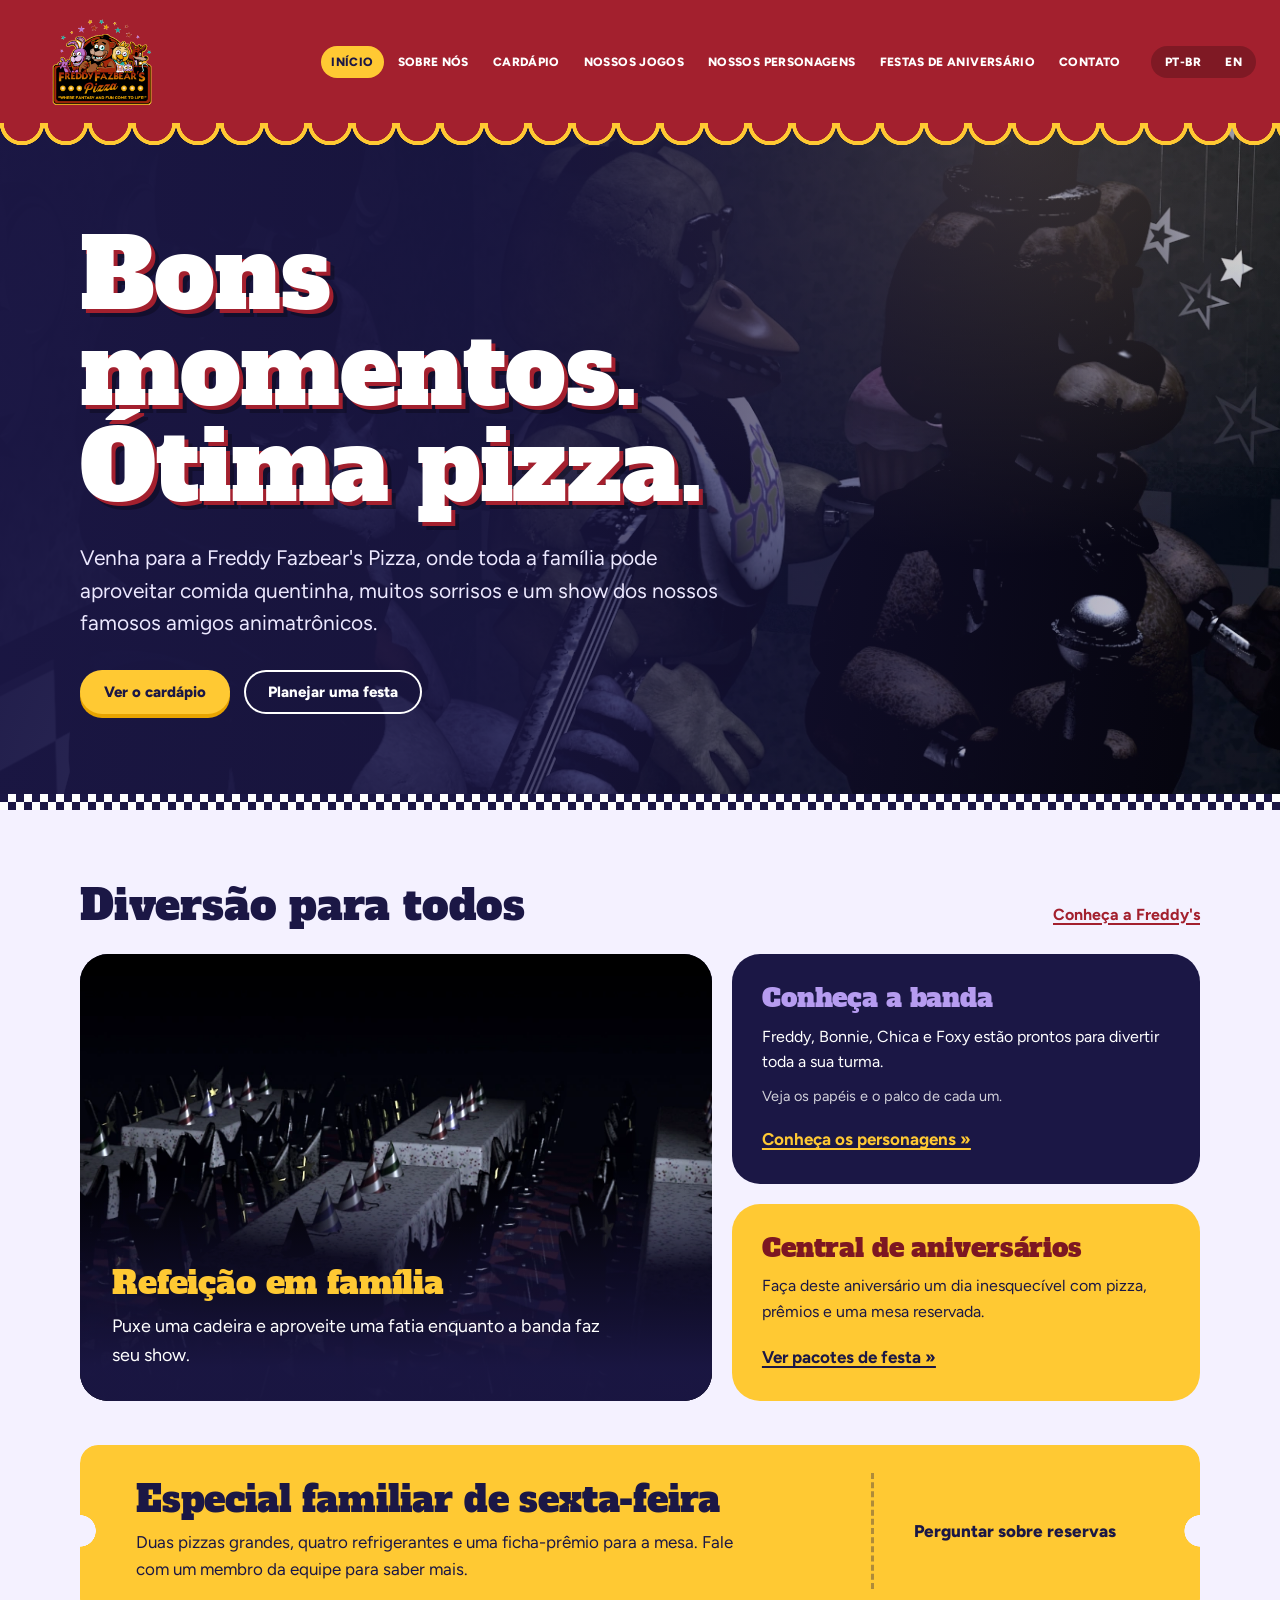
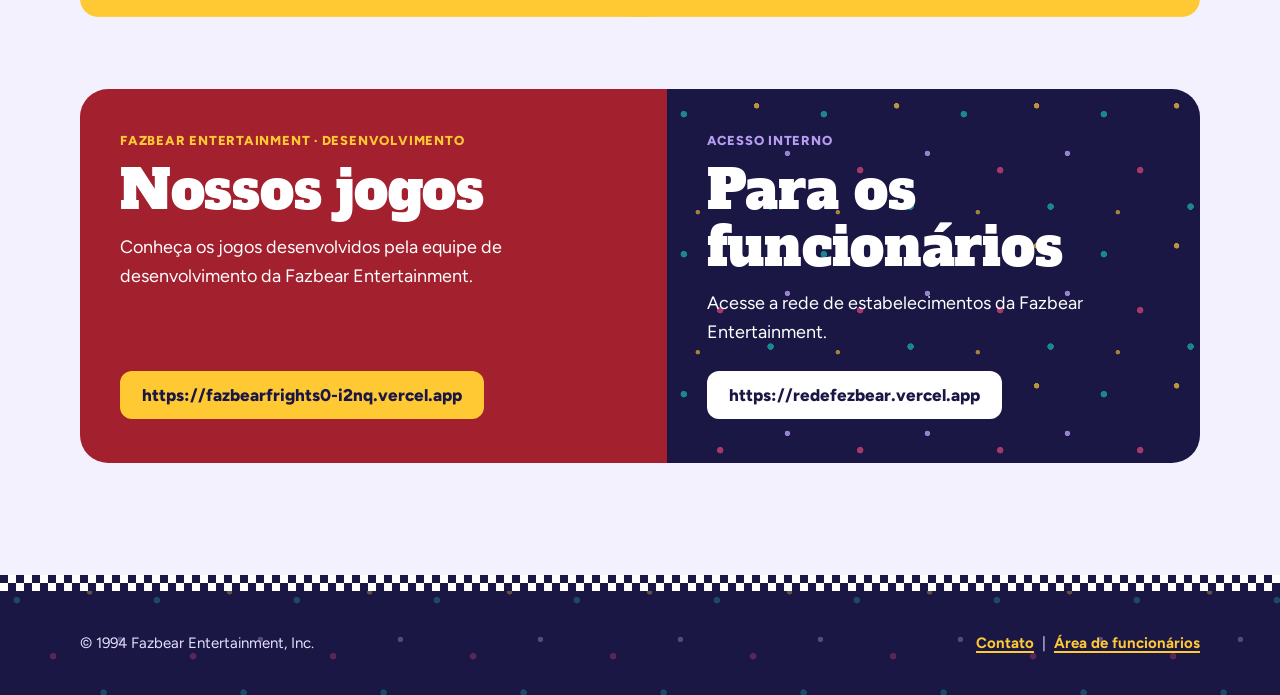
<file: index.html>
<!doctype html><html lang="pt-BR"><head><meta charset="utf-8"><meta name="viewport" content="width=device-width,initial-scale=1"><meta name="description" content="Freddy Fazbear's Pizza — entretenimento e diversão para toda a família."><title>Freddy Fazbear's Pizza | Início</title><link rel="preconnect" href="https://fonts.googleapis.com"><link rel="preconnect" href="https://fonts.gstatic.com" crossorigin><link rel="stylesheet" href="https://fonts.googleapis.com/css2?family=Alfa+Slab+One&family=Figtree:wght@400;600;700;800&display=swap"><link rel="stylesheet" href="css/style.css"></head><body><div class="site-shell"><header class="site-header"><a class="brand" href="index.html"><img class="brand-logo" src="assets/images/navbar-logo.png" alt="Logotipo da Freddy Fazbear's Pizza"></a><button class="menu-toggle" type="button" aria-label="Abrir menu" aria-expanded="false" aria-controls="main-nav"><span class="menu-icon" aria-hidden="true">☰</span><span class="menu-label">MENU</span></button><nav class="main-nav" id="main-nav"><ul><li><a aria-current="page" href="index.html">INÍCIO</a></li><li><a href="about.html">SOBRE NÓS</a></li><li><a href="menu.html">CARDÁPIO</a></li><li><a href="index.html#games">NOSSOS JOGOS</a></li><li><a href="characters.html">NOSSOS PERSONAGENS</a></li><li><a href="parties.html">FESTAS DE ANIVERSÁRIO</a></li><li><a href="contact.html">CONTATO</a></li></ul></nav></header><main class="content"><section class="hero"><div class="hero-copy"><h1>Bons momentos.<br>Ótima pizza.</h1><p>Venha para a Freddy Fazbear's Pizza, onde toda a família pode aproveitar comida quentinha, muitos sorrisos e um show dos nossos famosos amigos animatrônicos.</p><div class="button-row"><a class="button" href="menu.html">Ver o cardápio</a><a class="button alt" href="parties.html">Planejar uma festa</a></div></div><div class="hero-art" role="img" aria-label="The Freddy Fazbear's Pizza show stage"></div></section><div class="section-heading"><h2>Diversão para todos</h2><a href="about.html">Conheça a Freddy's</a></div><section class="band"><article class="panel photo-panel"><img src="assets/images/dining-room.png" alt="Dining area inside Freddy Fazbear's Pizza"><div><h3>Refeição em família</h3><p>Puxe uma cadeira e aproveite uma fatia enquanto a banda faz seu show.</p></div></article><article class="panel"><h3>Conheça a banda</h3><p>Freddy, Bonnie, Chica e Foxy estão prontos para divertir toda a sua turma.</p><p class="small">Veja os papéis e o palco de cada um.</p><a href="characters.html">Conheça os personagens &raquo;</a></article><article class="panel"><h3>Central de aniversários</h3><p>Faça deste aniversário um dia inesquecível com pizza, prêmios e uma mesa reservada.</p><a href="parties.html">Ver pacotes de festa &raquo;</a></article></section><section class="callout"><h2>Especial familiar de sexta-feira</h2><p>Duas pizzas grandes, quatro refrigerantes e uma ficha-prêmio para a mesa. Fale com um membro da equipe para saber mais.</p><a class="button" href="contact.html">Perguntar sobre reservas</a></section><section class="games-section" id="games"><div class="games-block"><div class="eyebrow">FAZBEAR ENTERTAINMENT · DESENVOLVIMENTO</div><h2>Nossos jogos</h2><p>Conheça os jogos desenvolvidos pela equipe de desenvolvimento da Fazbear Entertainment.</p><a class="games-link" href="https://fazbearfrights0-i2nq.vercel.app" target="_blank" rel="noopener">https://fazbearfrights0-i2nq.vercel.app</a></div><div class="staff-block"><div class="eyebrow">ACESSO INTERNO</div><h2>Para os funcionários</h2><p>Acesse a rede de estabelecimentos da Fazbear Entertainment.</p><a class="staff-link" href="https://redefezbear.vercel.app" target="_blank" rel="noopener">https://redefezbear.vercel.app</a></div></section></main><footer class="footer"><p>© 1994 Fazbear Entertainment, Inc.</p><p><a href="contact.html">Contato</a> &nbsp;|&nbsp; <a href="https://redefezbear.vercel.app" target="_blank" rel="noopener">Área de funcionários</a></p></footer></div><script src="js/main.js"></script><script src="js/language.js"></script></body></html>
</file>
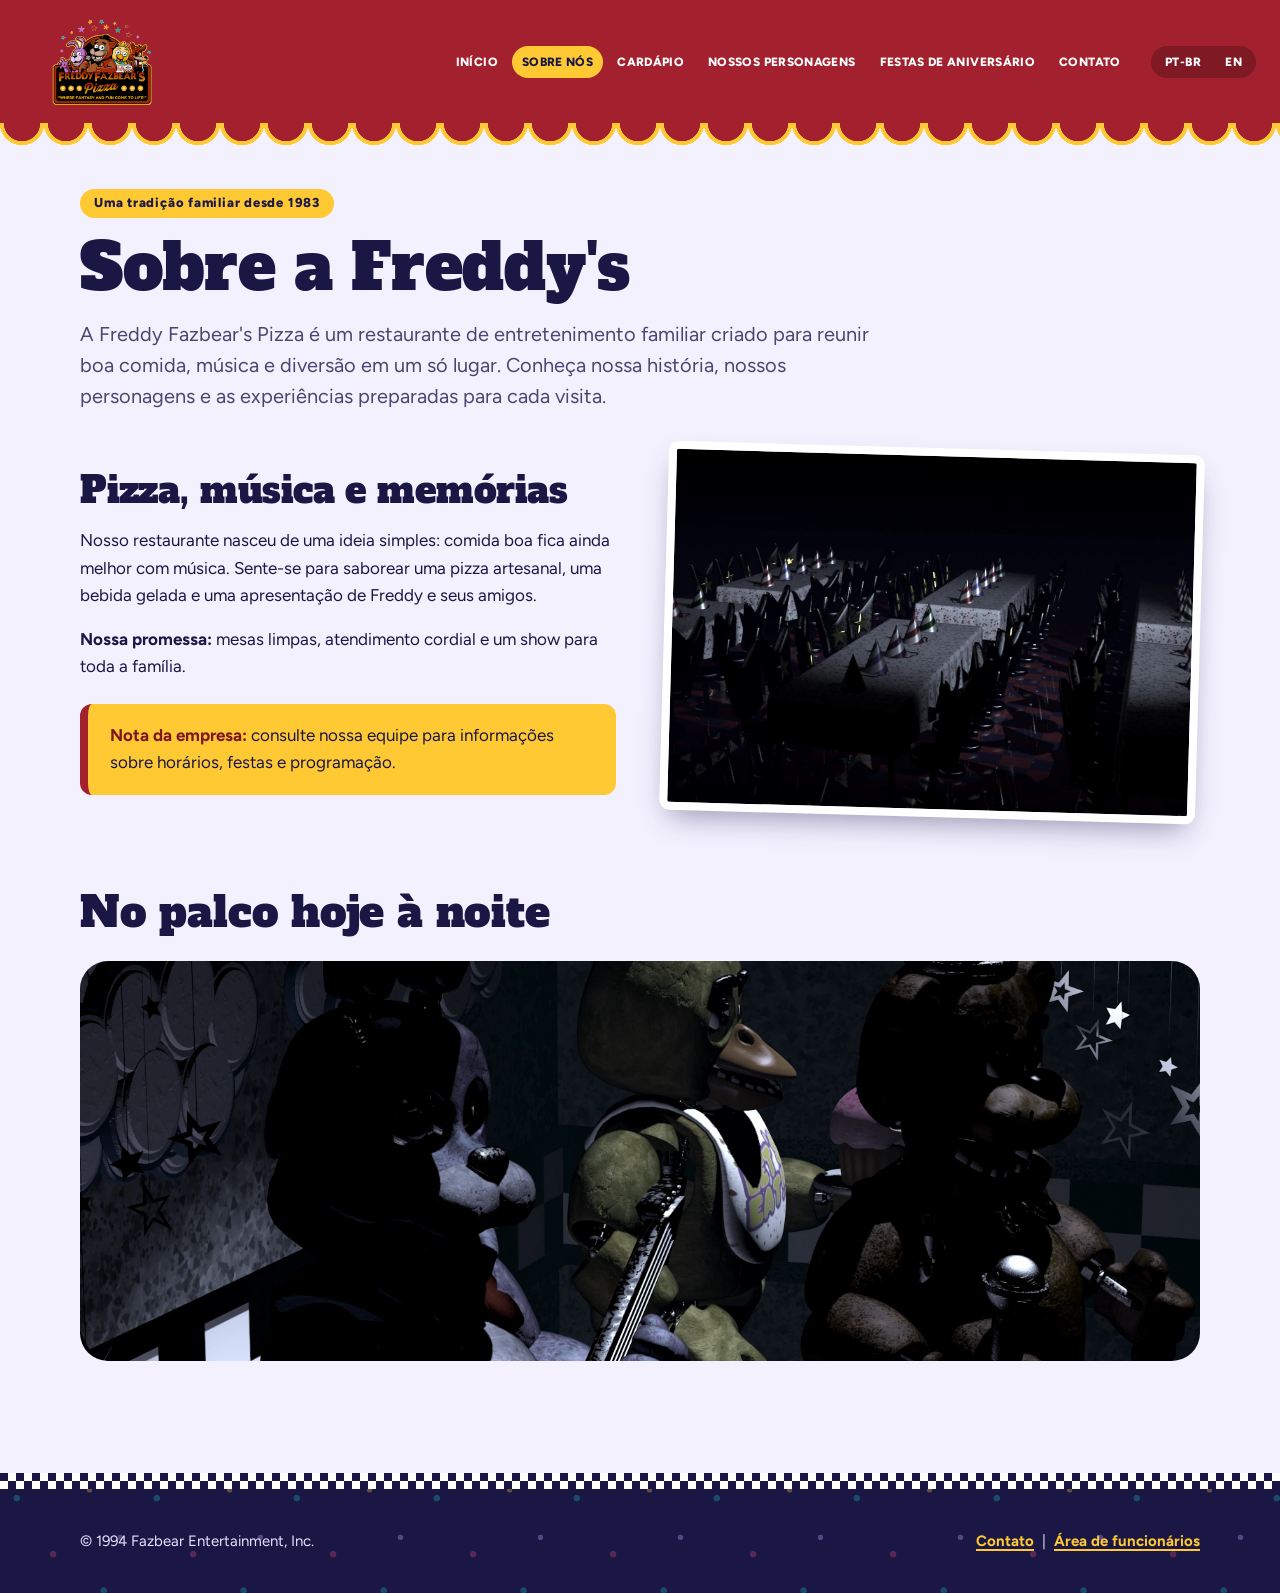
<file: about.html>
<!doctype html><html lang="pt-BR"><head><meta charset="utf-8"><meta name="viewport" content="width=device-width,initial-scale=1"><meta name="description" content="Freddy Fazbear's Pizza — diversão para toda a família."><title>Sobre nós | Freddy Fazbear's Pizza</title><link rel="preconnect" href="https://fonts.googleapis.com"><link rel="preconnect" href="https://fonts.gstatic.com" crossorigin><link rel="stylesheet" href="https://fonts.googleapis.com/css2?family=Alfa+Slab+One&family=Figtree:wght@400;600;700;800&display=swap"><link rel="stylesheet" href="css/style.css"></head><body><div class="site-shell"><header class="site-header"><a class="brand" href="index.html"><img class="brand-logo" src="assets/images/navbar-logo.png" alt="Logotipo da Freddy Fazbear's Pizza"></a><button class="menu-toggle" type="button" aria-label="Abrir menu" aria-expanded="false" aria-controls="main-nav"><span class="menu-icon" aria-hidden="true">☰</span><span class="menu-label">MENU</span></button><nav class="main-nav" id="main-nav"><ul><li><a href="index.html">INÍCIO</a></li><li><a aria-current="page" href="about.html">SOBRE NÓS</a></li><li><a  href="menu.html">CARDÁPIO</a></li><li><a  href="characters.html">NOSSOS PERSONAGENS</a></li><li><a  href="parties.html">FESTAS DE ANIVERSÁRIO</a></li><li><a  href="contact.html">CONTATO</a></li></ul></nav></header><main class="content"><section class="page-intro"><div class="section-kicker">Uma tradição familiar desde 1983</div><h1>Sobre a Freddy's</h1><p>A Freddy Fazbear's Pizza é um restaurante de entretenimento familiar criado para reunir boa comida, música e diversão em um só lugar. Conheça nossa história, nossos personagens e as experiências preparadas para cada visita.</p></section><section class="split"><div><h2>Pizza, música e memórias</h2><p>Nosso restaurante nasceu de uma ideia simples: comida boa fica ainda melhor com música. Sente-se para saborear uma pizza artesanal, uma bebida gelada e uma apresentação de Freddy e seus amigos.</p><p><strong>Nossa promessa:</strong> mesas limpas, atendimento cordial e um show para toda a família.</p><div class="callout"><strong>Nota da empresa:</strong> consulte nossa equipe para informações sobre horários, festas e programação.</div></div><img class="feature-image" src="assets/images/dining-room.png" alt="Freddy Fazbear's Pizza dining room"></section><div class="section-heading"><h2>No palco hoje à noite</h2></div><img class="feature-image" src="assets/images/stage.png" alt="Freddy Fazbear's Pizza show stage"></main><footer class="footer"><p>© 1994 Fazbear Entertainment, Inc.</p><p><a href="contact.html">Contato</a> &nbsp;|&nbsp; <a href="https://redeestabelicmento85.vercel.app" target="_blank" rel="noopener">Área de funcionários</a></p></footer></div><script src="js/main.js"></script><script src="js/language.js"></script></body></html>
</file>
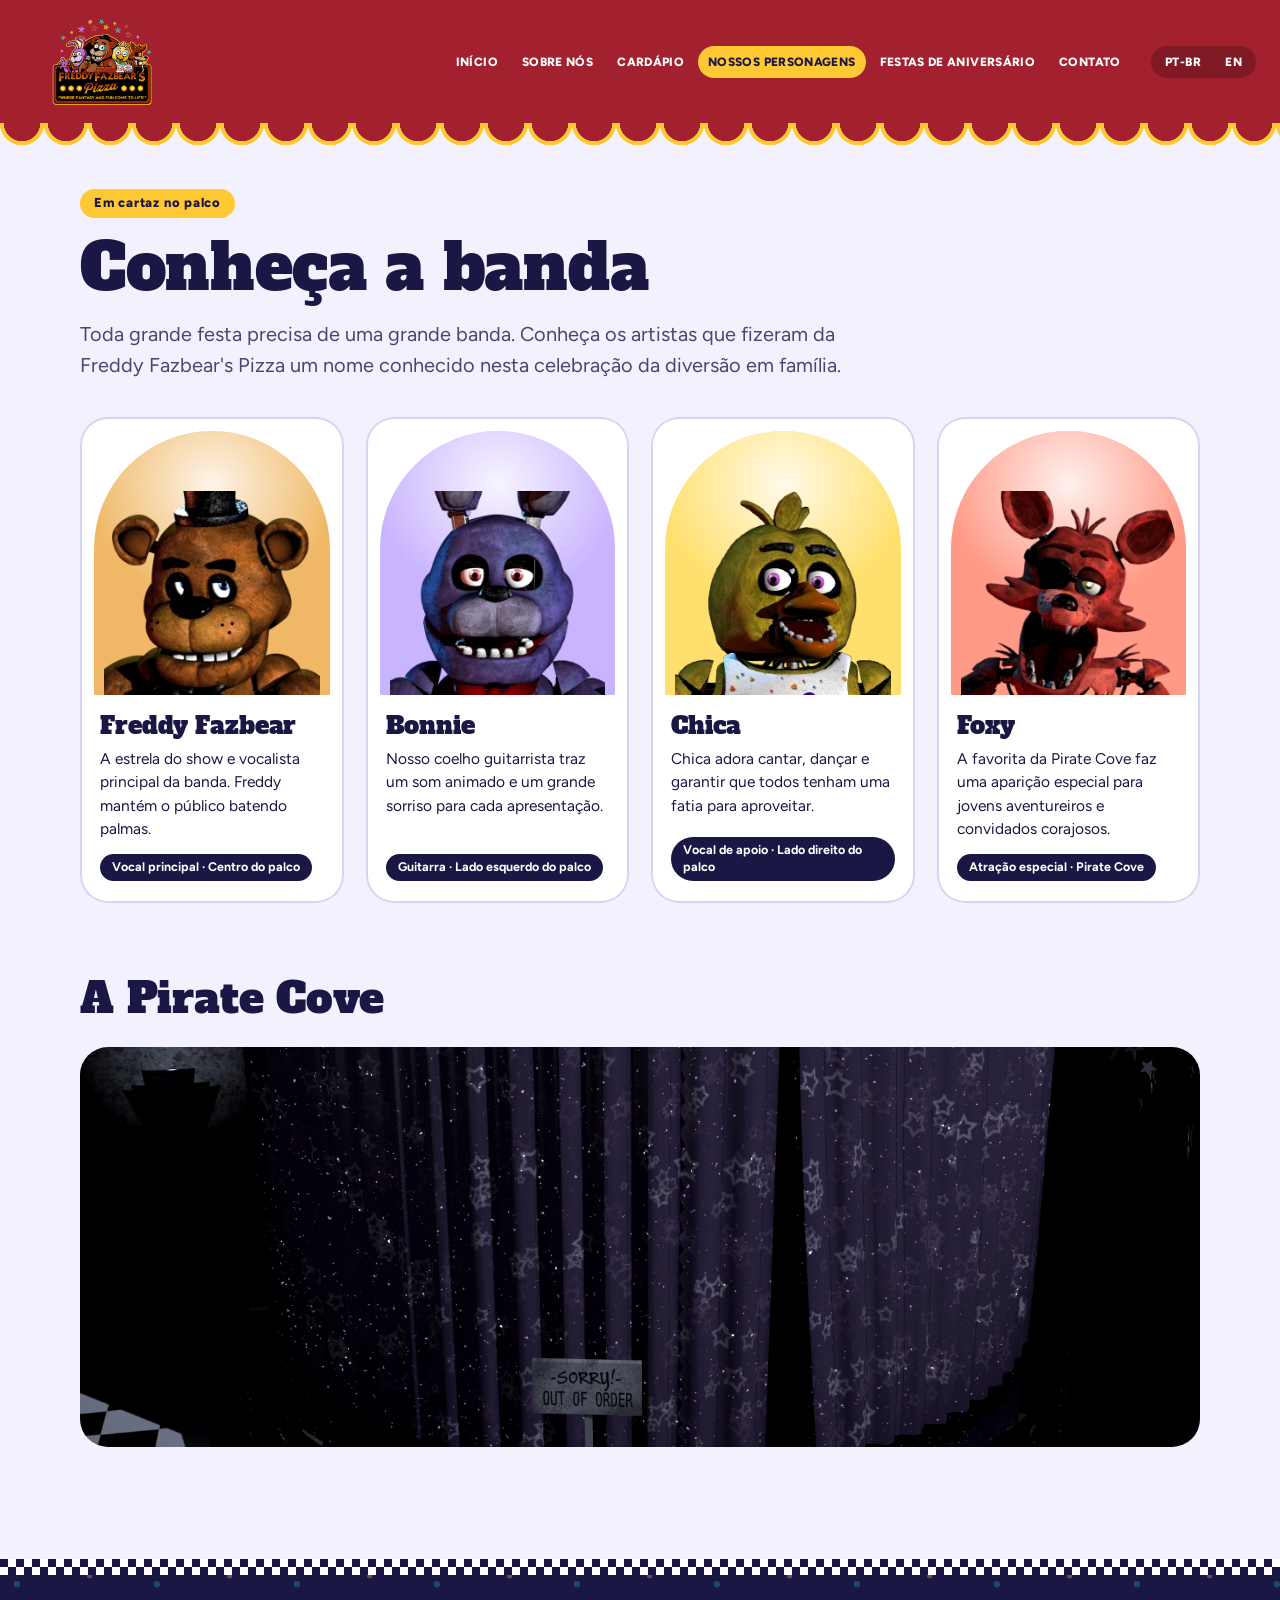
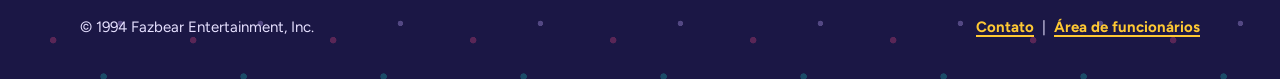
<file: characters.html>
<!doctype html><html lang="pt-BR"><head><meta charset="utf-8"><meta name="viewport" content="width=device-width,initial-scale=1"><meta name="description" content="Freddy Fazbear's Pizza — diversão para toda a família."><title>Nossos personagens | Freddy Fazbear's Pizza</title><link rel="preconnect" href="https://fonts.googleapis.com"><link rel="preconnect" href="https://fonts.gstatic.com" crossorigin><link rel="stylesheet" href="https://fonts.googleapis.com/css2?family=Alfa+Slab+One&family=Figtree:wght@400;600;700;800&display=swap"><link rel="stylesheet" href="css/style.css"></head><body><div class="site-shell"><header class="site-header"><a class="brand" href="index.html"><img class="brand-logo" src="assets/images/navbar-logo.png" alt="Logotipo da Freddy Fazbear's Pizza"></a><button class="menu-toggle" type="button" aria-label="Abrir menu" aria-expanded="false" aria-controls="main-nav"><span class="menu-icon" aria-hidden="true">☰</span><span class="menu-label">MENU</span></button><nav class="main-nav" id="main-nav"><ul><li><a href="index.html">INÍCIO</a></li><li><a  href="about.html">SOBRE NÓS</a></li><li><a  href="menu.html">CARDÁPIO</a></li><li><a aria-current="page" href="characters.html">NOSSOS PERSONAGENS</a></li><li><a  href="parties.html">FESTAS DE ANIVERSÁRIO</a></li><li><a  href="contact.html">CONTATO</a></li></ul></nav></header><main class="content"><section class="page-intro"><div class="section-kicker">Em cartaz no palco</div><h1>Conheça a banda</h1><p>Toda grande festa precisa de uma grande banda. Conheça os artistas que fizeram da Freddy Fazbear's Pizza um nome conhecido nesta celebração da diversão em família.</p></section><section class="character-grid"><article class="character-card"><img src="assets/images/freddy.png" alt="Freddy Fazbear character render"><div class="card-body"><h3>Freddy Fazbear</h3><p>A estrela do show e vocalista principal da banda. Freddy mantém o público batendo palmas.</p><div class="role">Vocal principal · Centro do palco</div></div></article><article class="character-card"><img src="assets/images/bonnie.png" alt="Bonnie character render"><div class="card-body"><h3>Bonnie</h3><p>Nosso coelho guitarrista traz um som animado e um grande sorriso para cada apresentação.</p><div class="role">Guitarra · Lado esquerdo do palco</div></div></article><article class="character-card"><img src="assets/images/chica.png" alt="Chica character render"><div class="card-body"><h3>Chica</h3><p>Chica adora cantar, dançar e garantir que todos tenham uma fatia para aproveitar.</p><div class="role">Vocal de apoio · Lado direito do palco</div></div></article><article class="character-card"><img src="assets/images/foxy.png" alt="Foxy character render"><div class="card-body"><h3>Foxy</h3><p>A favorita da Pirate Cove faz uma aparição especial para jovens aventureiros e convidados corajosos.</p><div class="role">Atração especial · Pirate Cove</div></div></article></section><div class="section-heading"><h2>A Pirate Cove</h2></div><img class="feature-image" src="assets/images/pirate-cove.png" alt="Pirate Cove area in Freddy Fazbear's Pizza"></main><footer class="footer"><p>© 1994 Fazbear Entertainment, Inc.</p><p><a href="contact.html">Contato</a> &nbsp;|&nbsp; <a href="https://redeestabelicmento85.vercel.app" target="_blank" rel="noopener">Área de funcionários</a></p></footer></div><script src="js/main.js"></script><script src="js/language.js"></script></body></html>
</file>
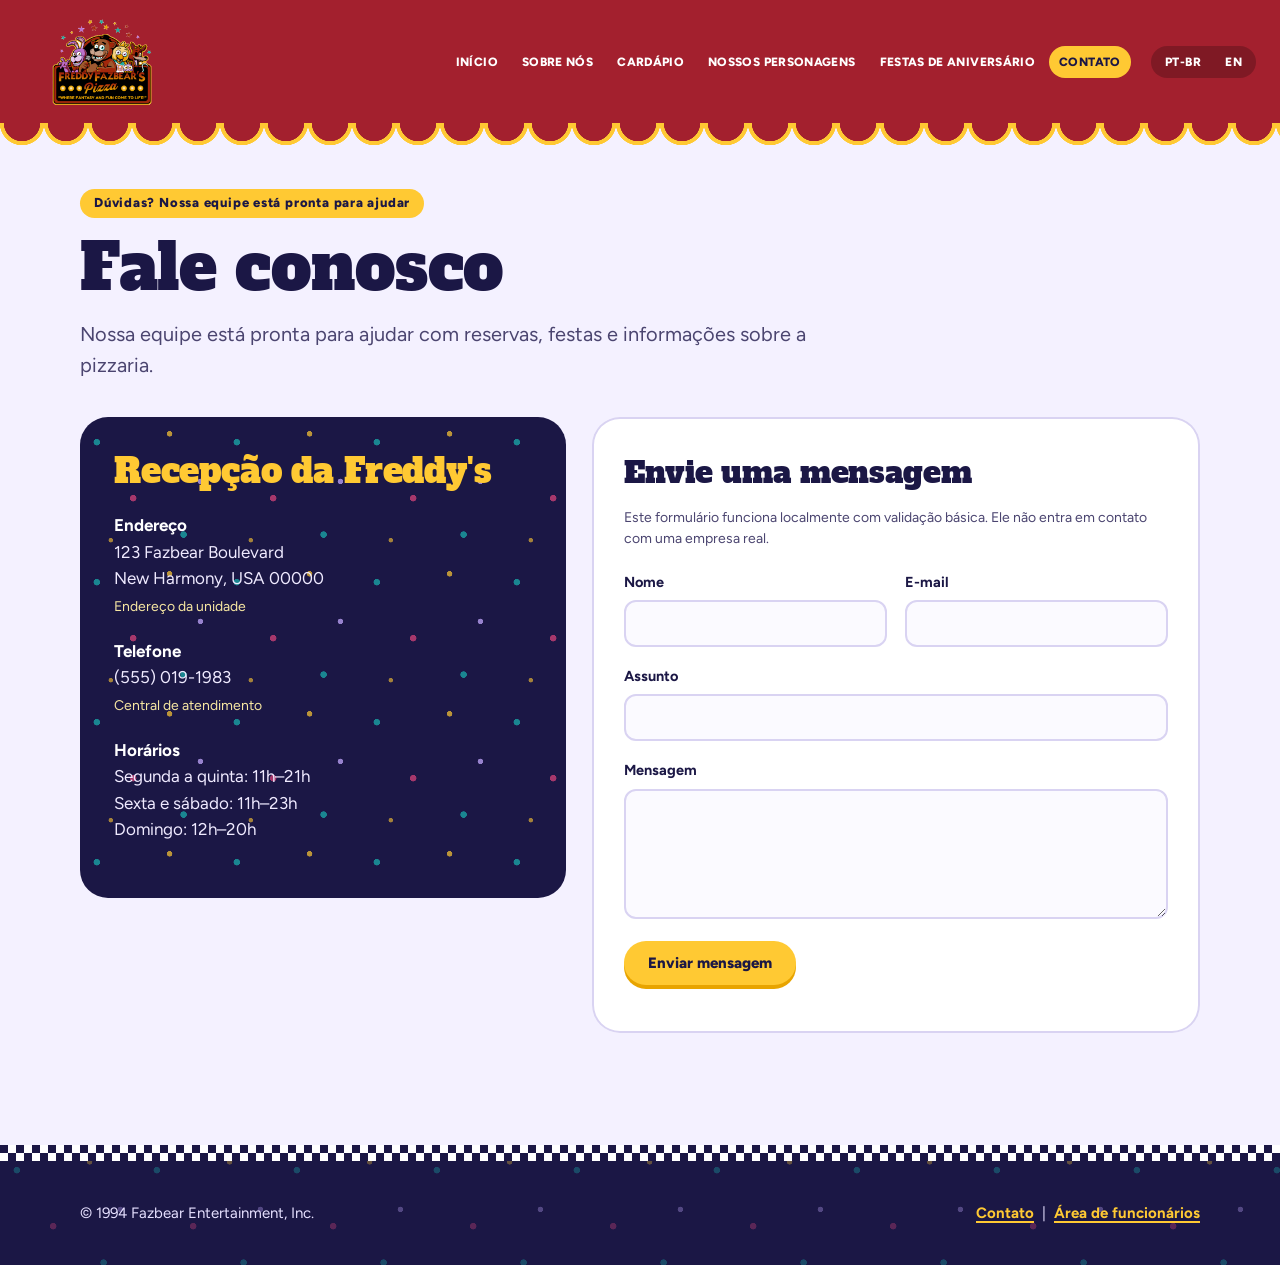
<file: contact.html>
<!doctype html><html lang="pt-BR"><head><meta charset="utf-8"><meta name="viewport" content="width=device-width,initial-scale=1"><meta name="description" content="Freddy Fazbear's Pizza — diversão para toda a família."><title>Contato | Freddy Fazbear's Pizza</title><link rel="preconnect" href="https://fonts.googleapis.com"><link rel="preconnect" href="https://fonts.gstatic.com" crossorigin><link rel="stylesheet" href="https://fonts.googleapis.com/css2?family=Alfa+Slab+One&family=Figtree:wght@400;600;700;800&display=swap"><link rel="stylesheet" href="css/style.css"></head><body><div class="site-shell"><header class="site-header"><a class="brand" href="index.html"><img class="brand-logo" src="assets/images/navbar-logo.png" alt="Logotipo da Freddy Fazbear's Pizza"></a><button class="menu-toggle" type="button" aria-label="Abrir menu" aria-expanded="false" aria-controls="main-nav"><span class="menu-icon" aria-hidden="true">☰</span><span class="menu-label">MENU</span></button><nav class="main-nav" id="main-nav"><ul><li><a href="index.html">INÍCIO</a></li><li><a  href="about.html">SOBRE NÓS</a></li><li><a  href="menu.html">CARDÁPIO</a></li><li><a  href="characters.html">NOSSOS PERSONAGENS</a></li><li><a  href="parties.html">FESTAS DE ANIVERSÁRIO</a></li><li><a aria-current="page" href="contact.html">CONTATO</a></li></ul></nav></header><main class="content"><section class="page-intro"><div class="section-kicker">Dúvidas? Nossa equipe está pronta para ajudar</div><h1>Fale conosco</h1><p>Nossa equipe está pronta para ajudar com reservas, festas e informações sobre a pizzaria.</p></section><section class="contact-grid"><div class="address-card"><h2>Recepção da Freddy's</h2><p><strong>Endereço</strong><br>123 Fazbear Boulevard<br>New Harmony, USA 00000<br><span class="fine-print" style="color:#f7e7a2">Endereço da unidade</span></p><p><strong>Telefone</strong><br>(555) 019-1983<br><span class="fine-print" style="color:#f7e7a2">Central de atendimento</span></p><p><strong>Horários</strong><br>Segunda a quinta: 11h–21h<br>Sexta e sábado: 11h–23h<br>Domingo: 12h–20h</p></div><div class="form-box"><h2>Envie uma mensagem</h2><p class="fine-print">Este formulário funciona localmente com validação básica. Ele não entra em contato com uma empresa real.</p><form data-demo-form><div class="form-grid"><label>Nome<input required name="name" autocomplete="name"></label><label>E-mail<input required type="email" name="email" autocomplete="email"></label><label class="full">Assunto<input required name="subject"></label><label class="full">Mensagem<textarea required name="message"></textarea></label></div><button class="button" type="submit">Enviar mensagem</button><div class="form-status" aria-live="polite"></div></form></div></section></main><footer class="footer"><p>© 1994 Fazbear Entertainment, Inc.</p><p><a href="contact.html">Contato</a> &nbsp;|&nbsp; <a href="https://redeestabelicmento85.vercel.app" target="_blank" rel="noopener">Área de funcionários</a></p></footer></div><script src="js/main.js"></script><script src="js/language.js"></script></body></html>
</file>
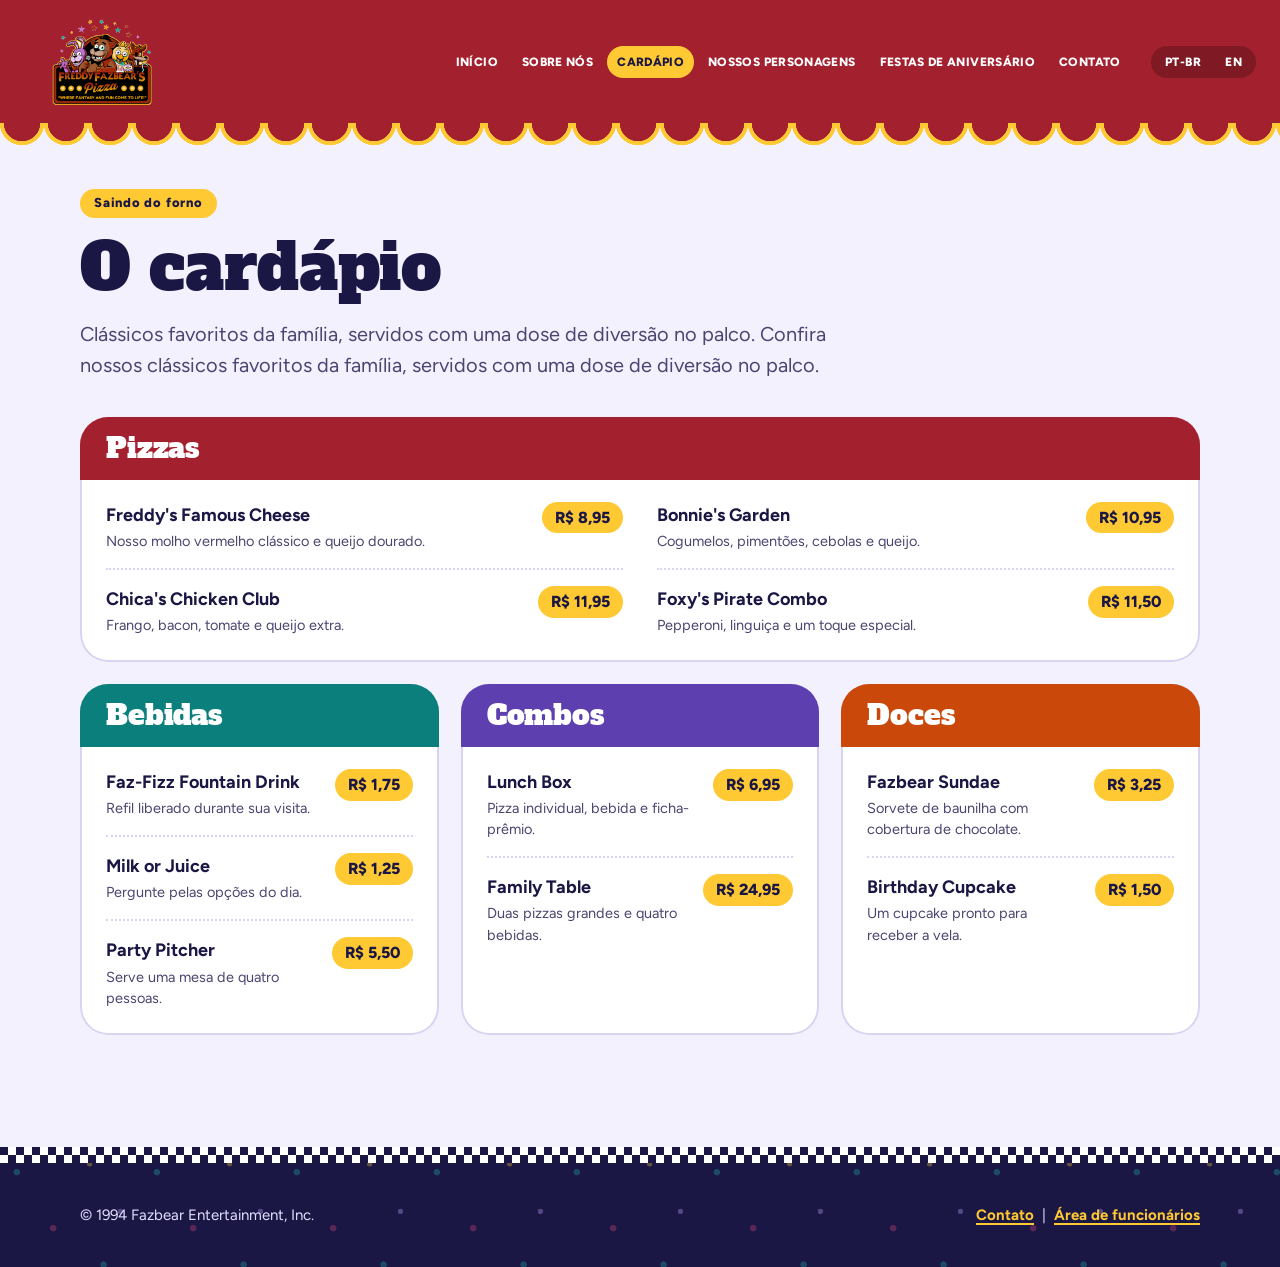
<file: menu.html>
<!doctype html><html lang="pt-BR"><head><meta charset="utf-8"><meta name="viewport" content="width=device-width,initial-scale=1"><meta name="description" content="Freddy Fazbear's Pizza — diversão para toda a família."><title>Cardápio | Freddy Fazbear's Pizza</title><link rel="preconnect" href="https://fonts.googleapis.com"><link rel="preconnect" href="https://fonts.gstatic.com" crossorigin><link rel="stylesheet" href="https://fonts.googleapis.com/css2?family=Alfa+Slab+One&family=Figtree:wght@400;600;700;800&display=swap"><link rel="stylesheet" href="css/style.css"></head><body><div class="site-shell"><header class="site-header"><a class="brand" href="index.html"><img class="brand-logo" src="assets/images/navbar-logo.png" alt="Logotipo da Freddy Fazbear's Pizza"></a><button class="menu-toggle" type="button" aria-label="Abrir menu" aria-expanded="false" aria-controls="main-nav"><span class="menu-icon" aria-hidden="true">☰</span><span class="menu-label">MENU</span></button><nav class="main-nav" id="main-nav"><ul><li><a href="index.html">INÍCIO</a></li><li><a  href="about.html">SOBRE NÓS</a></li><li><a aria-current="page" href="menu.html">CARDÁPIO</a></li><li><a  href="characters.html">NOSSOS PERSONAGENS</a></li><li><a  href="parties.html">FESTAS DE ANIVERSÁRIO</a></li><li><a  href="contact.html">CONTATO</a></li></ul></nav></header><main class="content"><section class="page-intro"><div class="section-kicker">Saindo do forno</div><h1>O cardápio</h1><p>Clássicos favoritos da família, servidos com uma dose de diversão no palco. Confira nossos clássicos favoritos da família, servidos com uma dose de diversão no palco.</p></section><section class="menu-grid"><div class="menu-section"><h2>Pizzas</h2><div class="menu-item"><div><strong>Freddy's Famous Cheese</strong><small>Nosso molho vermelho clássico e queijo dourado.</small></div><span class="price">R$ 8,95</span></div><div class="menu-item"><div><strong>Bonnie's Garden</strong><small>Cogumelos, pimentões, cebolas e queijo.</small></div><span class="price">R$ 10,95</span></div><div class="menu-item"><div><strong>Chica's Chicken Club</strong><small>Frango, bacon, tomate e queijo extra.</small></div><span class="price">R$ 11,95</span></div><div class="menu-item"><div><strong>Foxy's Pirate Combo</strong><small>Pepperoni, linguiça e um toque especial.</small></div><span class="price">R$ 11,50</span></div></div><div class="menu-section"><h2>Bebidas</h2><div class="menu-item"><div><strong>Faz-Fizz Fountain Drink</strong><small>Refil liberado durante sua visita.</small></div><span class="price">R$ 1,75</span></div><div class="menu-item"><div><strong>Milk or Juice</strong><small>Pergunte pelas opções do dia.</small></div><span class="price">R$ 1,25</span></div><div class="menu-item"><div><strong>Party Pitcher</strong><small>Serve uma mesa de quatro pessoas.</small></div><span class="price">R$ 5,50</span></div></div><div class="menu-section"><h2>Combos</h2><div class="menu-item"><div><strong>Lunch Box</strong><small>Pizza individual, bebida e ficha-prêmio.</small></div><span class="price">R$ 6,95</span></div><div class="menu-item"><div><strong>Family Table</strong><small>Duas pizzas grandes e quatro bebidas.</small></div><span class="price">R$ 24,95</span></div></div><div class="menu-section"><h2>Doces</h2><div class="menu-item"><div><strong>Fazbear Sundae</strong><small>Sorvete de baunilha com cobertura de chocolate.</small></div><span class="price">R$ 3,25</span></div><div class="menu-item"><div><strong>Birthday Cupcake</strong><small>Um cupcake pronto para receber a vela.</small></div><span class="price">R$ 1,50</span></div></div></section></main><footer class="footer"><p>© 1994 Fazbear Entertainment, Inc.</p><p><a href="contact.html">Contato</a> &nbsp;|&nbsp; <a href="https://redeestabelicmento85.vercel.app" target="_blank" rel="noopener">Área de funcionários</a></p></footer></div><script src="js/main.js"></script><script src="js/language.js"></script></body></html>
</file>
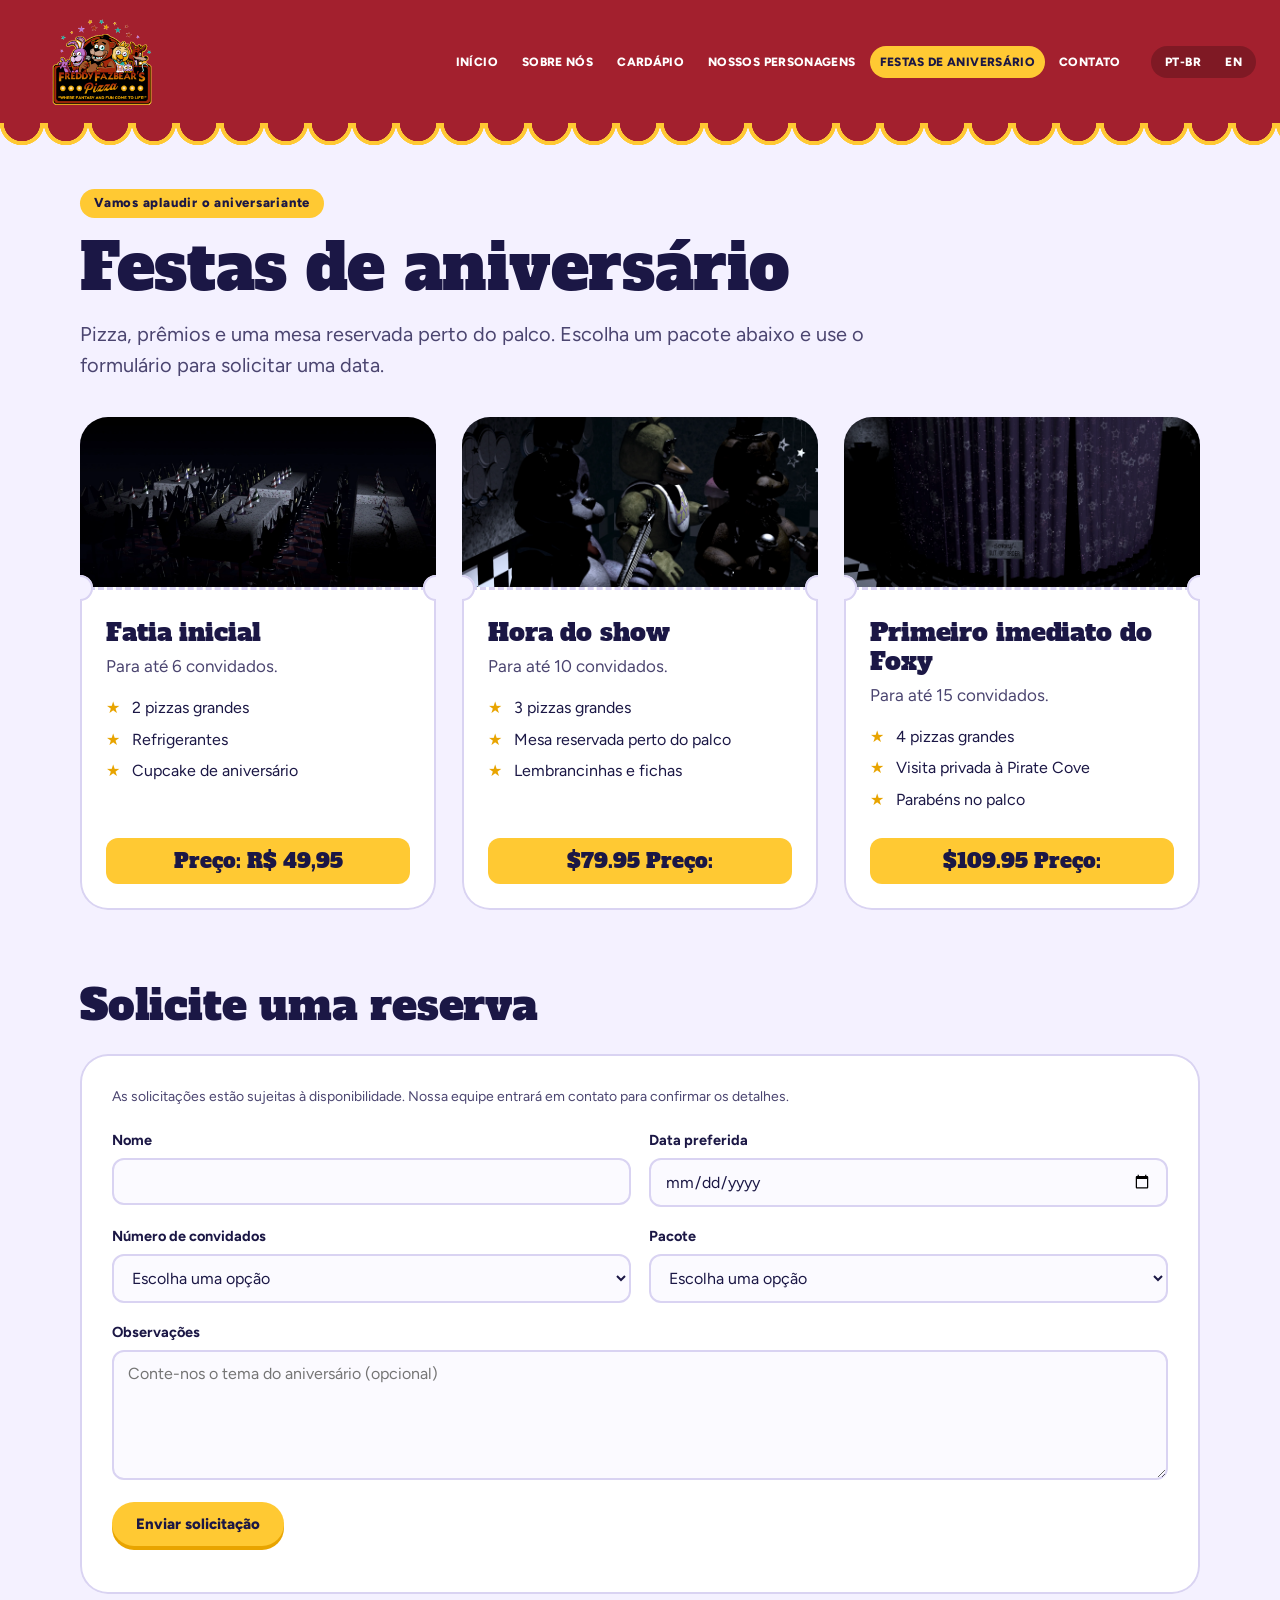
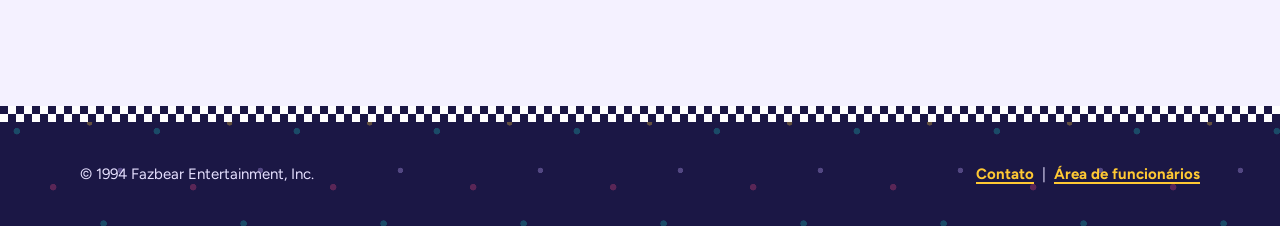
<file: parties.html>
<!doctype html><html lang="pt-BR"><head><meta charset="utf-8"><meta name="viewport" content="width=device-width,initial-scale=1"><meta name="description" content="Freddy Fazbear's Pizza — diversão para toda a família."><title>Festas de aniversário | Freddy Fazbear's Pizza</title><link rel="preconnect" href="https://fonts.googleapis.com"><link rel="preconnect" href="https://fonts.gstatic.com" crossorigin><link rel="stylesheet" href="https://fonts.googleapis.com/css2?family=Alfa+Slab+One&family=Figtree:wght@400;600;700;800&display=swap"><link rel="stylesheet" href="css/style.css"></head><body><div class="site-shell"><header class="site-header"><a class="brand" href="index.html"><img class="brand-logo" src="assets/images/navbar-logo.png" alt="Logotipo da Freddy Fazbear's Pizza"></a><button class="menu-toggle" type="button" aria-label="Abrir menu" aria-expanded="false" aria-controls="main-nav"><span class="menu-icon" aria-hidden="true">☰</span><span class="menu-label">MENU</span></button><nav class="main-nav" id="main-nav"><ul><li><a href="index.html">INÍCIO</a></li><li><a  href="about.html">SOBRE NÓS</a></li><li><a  href="menu.html">CARDÁPIO</a></li><li><a  href="characters.html">NOSSOS PERSONAGENS</a></li><li><a aria-current="page" href="parties.html">FESTAS DE ANIVERSÁRIO</a></li><li><a  href="contact.html">CONTATO</a></li></ul></nav></header><main class="content"><section class="page-intro"><div class="section-kicker">Vamos aplaudir o aniversariante</div><h1>Festas de aniversário</h1><p>Pizza, prêmios e uma mesa reservada perto do palco. Escolha um pacote abaixo e use o formulário para solicitar uma data.</p></section><section class="party-packages"><article class="party-card"><img src="assets/images/dining-room.png" alt="Dining area ready for a family party"><div><h3>Fatia inicial</h3><p>Para até 6 convidados.</p><ul><li>2 pizzas grandes</li><li>Refrigerantes</li><li>Cupcake de aniversário</li></ul><strong>Preço: R$ 49,95</strong></div></article><article class="party-card"><img src="assets/images/stage.png" alt="Show stage at the party room"><div><h3>Hora do show</h3><p>Para até 10 convidados.</p><ul><li>3 pizzas grandes</li><li>Mesa reservada perto do palco</li><li>Lembrancinhas e fichas</li></ul><strong>$79.95 Preço:</strong></div></article><article class="party-card"><img src="assets/images/pirate-cove.png" alt="Pirate Cove party area"><div><h3>Primeiro imediato do Foxy</h3><p>Para até 15 convidados.</p><ul><li>4 pizzas grandes</li><li>Visita privada à Pirate Cove</li><li>Parabéns no palco</li></ul><strong>$109.95 Preço:</strong></div></article></section><div class="section-heading"><h2>Solicite uma reserva</h2></div><div class="form-box"><p class="fine-print">As solicitações estão sujeitas à disponibilidade. Nossa equipe entrará em contato para confirmar os detalhes.</p><form data-demo-form><div class="form-grid"><label>Nome<input required name="name" autocomplete="name"></label><label>Data preferida<input required type="date" name="date"></label><label>Número de convidados<select required name="guests"><option value="">Escolha uma opção</option><option>Até 6</option><option>7–10</option><option>11–15</option></select></label><label>Pacote<select required name="package"><option value="">Escolha uma opção</option><option>Fatia inicial</option><option>Hora do show</option><option>Primeiro imediato do Foxy</option></select></label><label class="full">Observações<textarea name="notes" placeholder="Conte-nos o tema do aniversário (opcional)"></textarea></label></div><button class="button" type="submit">Enviar solicitação</button><div class="form-status" aria-live="polite"></div></form></div></main><footer class="footer"><p>© 1994 Fazbear Entertainment, Inc.</p><p><a href="contact.html">Contato</a> &nbsp;|&nbsp; <a href="https://redeestabelicmento85.vercel.app" target="_blank" rel="noopener">Área de funcionários</a></p></footer></div><script src="js/main.js"></script><script src="js/language.js"></script></body></html>
</file>
<file: css/style.css>
/* ==========================================================
   Freddy Fazbear's Pizza — visual renovado
   Ideia: o salão de uma pizzaria de show dos anos 80/90.
   Cortina de palco (cabeçalho), piso xadrez, carpete de confete
   e ingressos de prêmio. A cortina é o elemento de destaque;
   o resto fica sóbrio para o conteúdo respirar.
   ========================================================== */

:root{
  --ink:#1b1745;
  --carpet:#1b1745;
  --curtain:#a3202e;
  --curtain-deep:#7d1722;
  --yellow:#ffc933;
  --yellow-deep:#e8a400;
  --teal:#0b7f7c;
  --teal-bright:#19b5b0;
  --lilac:#b69cf0;
  --purple:#5e3fb0;
  --orange:#c9480a;
  --floor:#f4f1ff;
  --paper:#ffffff;
  --muted:#4b4570;
  --line:#d9d3f2;
  --display:'Alfa Slab One','Rockwell','Roboto Slab','Georgia',serif;
  --text:'Figtree','Trebuchet MS','Segoe UI',system-ui,sans-serif;
  --wrap:1120px;
  --gutter:24px;
  --r-lg:28px;
  --r-md:18px;
  --r-sm:12px;
}

*{box-sizing:border-box}
html{-webkit-text-size-adjust:100%}
body{
  margin:0;
  background:var(--floor);
  color:var(--ink);
  font:400 17px/1.6 var(--text);
}
img{max-width:100%}
a{color:var(--curtain);font-weight:700;text-underline-offset:3px;text-decoration-thickness:2px}
a:hover{color:var(--curtain-deep)}
:focus-visible{outline:3px solid var(--ink);outline-offset:3px;border-radius:6px}
.site-header :focus-visible,.footer :focus-visible,.games-section :focus-visible,
.language-box :focus-visible,.address-card :focus-visible,.panel.dark :focus-visible{outline-color:var(--yellow)}

h1,h2,h3{font-family:var(--display);font-weight:400;letter-spacing:-.005em;margin:0}
p{margin:0 0 1em}

.site-shell{min-height:100vh;display:flex;flex-direction:column}
.content{flex:1;padding:0 0 24px}
.content > *{width:min(var(--wrap),calc(100% - var(--gutter)*2));margin-left:auto;margin-right:auto}
.content > .hero{width:100%}

/* ---------- Cabeçalho: cortina de palco ---------- */
.site-header{
  position:relative;z-index:20;
  display:flex;flex-wrap:wrap;align-items:center;gap:12px 20px;
  padding:12px max(var(--gutter),calc((100% - 1300px)/2));
  background:var(--curtain);
  color:#fff;
}
.site-header::after{
  content:"";position:absolute;left:0;right:0;top:calc(100% - 1px);height:23px;pointer-events:none;
  background:radial-gradient(circle at 50% 0,var(--curtain) 18px,var(--yellow) 18.5px,var(--yellow) 22px,transparent 22.5px) 0 0/44px 23px repeat-x;
}
.brand{display:flex;align-items:center;flex:0 0 auto;text-decoration:none}
.brand img{display:block;height:100px;width:auto}
.main-nav{flex:1 1 560px;min-width:0;margin-left:auto}
.main-nav ul{display:flex;flex-wrap:wrap;justify-content:flex-end;align-items:center;gap:4px;list-style:none;margin:0;padding:0}
.main-nav a{
  display:block;padding:9px 10px;border-radius:999px;
  color:#fff;text-decoration:none;white-space:nowrap;
  font:800 12px/1.2 var(--text);letter-spacing:.03em;text-align:center;
  transition:background-color .15s,color .15s;
}
.main-nav a:hover,.main-nav a:focus-visible,
.main-nav a[aria-current=page]{background:var(--yellow);color:var(--ink)}
.menu-toggle{
  display:none;align-items:center;justify-content:center;gap:8px;min-height:44px;min-width:100px;
  padding:8px 16px;border:0;border-radius:999px;
  background:var(--yellow);color:var(--ink);
  font:800 13px var(--text);letter-spacing:.05em;cursor:pointer;
}
.menu-icon{font-size:20px;line-height:1}

.language-switch{
  display:flex;align-items:center;gap:2px;flex:0 0 auto;
  padding:3px;border-radius:999px;background:rgba(0,0,0,.22);
  font:700 12px var(--text);color:#fff;white-space:nowrap;
}
.language-switch span{display:none}
.language-switch button{
  border:0;border-radius:999px;background:transparent;color:#fff;
  padding:6px 11px;font:800 12px var(--text);letter-spacing:.04em;cursor:pointer;
}
.language-switch button:hover{background:rgba(255,255,255,.2)}

/* ---------- Botões ---------- */
.button{
  display:inline-block;padding:13px 24px;border-radius:999px;
  background:var(--yellow);color:var(--ink);
  box-shadow:0 4px 0 var(--yellow-deep);
  font:800 15px/1.2 var(--text);text-decoration:none;text-align:center;border:0;cursor:pointer;
  transition:transform .12s,box-shadow .12s;
}
.button:hover,.button:focus-visible{color:var(--ink);transform:translateY(2px);box-shadow:0 2px 0 var(--yellow-deep)}
.button:active{transform:translateY(4px);box-shadow:0 0 0 var(--yellow-deep)}
.button.alt{background:transparent;color:#fff;box-shadow:inset 0 0 0 2px #fff}
.button.alt:hover,.button.alt:focus-visible{background:#fff;color:var(--curtain-deep)}
.button-row{display:flex;flex-wrap:wrap;gap:14px;margin-top:30px}

/* ---------- Home: palco ---------- */
.hero{
  position:relative;isolation:isolate;overflow:hidden;
  display:flex;align-items:center;
  min-height:clamp(500px,72vh,660px);
  padding:104px max(var(--gutter),calc((100% - var(--wrap))/2)) 96px;
  background:var(--carpet);color:#fff;
}
.hero-art{
  position:absolute;inset:0;z-index:-2;
  background:
    radial-gradient(ellipse 60% 90% at 78% 0%,rgba(255,226,140,.30),transparent 70%),
    url('../assets/images/stage.png') 72% center/cover no-repeat;
}
.hero::before{
  content:"";position:absolute;inset:0;z-index:-1;
  background:linear-gradient(96deg,rgba(27,23,69,.97) 0%,rgba(27,23,69,.86) 40%,rgba(27,23,69,.12) 100%);
}
.hero::after{
  content:"";position:absolute;left:0;right:0;bottom:0;height:16px;
  background:conic-gradient(#fff 25%,var(--ink) 0 50%,#fff 0 75%,var(--ink) 0) 0 0/16px 16px;
}
.hero-copy{max-width:640px}
.hero .eyebrow{
  display:inline-block;margin-bottom:22px;padding:7px 16px;border-radius:999px;
  background:var(--yellow);color:var(--ink);font:800 14px/1.3 var(--text);
}
.hero h1{
  font-size:clamp(44px,8vw,96px);line-height:1;margin:0 0 26px;color:#fff;
  text-shadow:4px 4px 0 var(--curtain),8px 8px 0 rgba(0,0,0,.28);
}
.hero p{font-size:clamp(18px,2.2vw,21px);line-height:1.55;max-width:34em;color:#ece8ff;margin:0}

.eyebrow,.section-kicker{font:800 13px/1.3 var(--text);letter-spacing:.06em}

.section-heading{
  display:flex;flex-wrap:wrap;justify-content:space-between;align-items:baseline;gap:6px 24px;
  margin-top:72px;margin-bottom:26px;
}
.section-heading h2{font-size:clamp(28px,4vw,42px);line-height:1.1;color:var(--ink)}
.section-heading a{font-size:16px}

/* trio da home: um destaque grande + dois apoios */
.band{display:grid;grid-template-columns:1.35fr 1fr;grid-template-rows:auto auto;gap:20px}
.panel{
  position:relative;padding:30px;border-radius:var(--r-lg);
  background:var(--paper);box-shadow:inset 0 0 0 2px var(--line);
}
.panel h3{font-size:26px;line-height:1.15;margin-bottom:10px}
.panel p{font-size:16px;margin-bottom:.6em}
.panel p.small{font-size:14.5px;color:inherit;opacity:.8}
.panel a{display:inline-block;margin-top:10px;color:inherit}
.photo-panel{
  grid-row:1 / span 2;display:flex;align-items:flex-end;min-height:440px;overflow:hidden;
  padding:0;background:var(--carpet);color:#fff;box-shadow:none;
}
.photo-panel img{position:absolute;inset:0;width:100%;height:100%;object-fit:cover}
.photo-panel > div{
  position:relative;width:100%;padding:90px 32px 32px;
  background:linear-gradient(0deg,rgba(27,23,69,.94) 15%,rgba(27,23,69,0));
}
.photo-panel h3{color:var(--yellow);font-size:32px}
.photo-panel p{font-size:18px;margin:0;max-width:28em}
.band .panel:nth-child(2){
  background:var(--carpet);color:#fff;box-shadow:none;
}
.band .panel:nth-child(2) h3{color:var(--lilac)}
.band .panel:nth-child(2) a{color:var(--yellow)}
.band .panel:nth-child(3){background:var(--yellow);box-shadow:none}
.band .panel:nth-child(3) h3{color:var(--curtain-deep)}
.band .panel:nth-child(3) a{color:var(--ink)}

/* especial de sexta: ingresso com picote */
.callout{
  padding:26px 30px;border-radius:var(--r-md);
  background:var(--yellow);color:var(--ink);
}
.content > .callout{
  position:relative;margin-top:44px;padding:34px 56px;
  display:grid;grid-template-columns:1fr auto;column-gap:40px;align-items:center;
  -webkit-mask:radial-gradient(circle 16px at 0 50%,#0000 97%,#000) left/51% 100% no-repeat,radial-gradient(circle 16px at 100% 50%,#0000 97%,#000) right/51% 100% no-repeat;
          mask:radial-gradient(circle 16px at 0 50%,#0000 97%,#000) left/51% 100% no-repeat,radial-gradient(circle 16px at 100% 50%,#0000 97%,#000) right/51% 100% no-repeat;
}
.content > .callout h2{grid-column:1;font-size:clamp(26px,3.4vw,36px);line-height:1.15;margin-bottom:8px}
.content > .callout p{grid-column:1;margin:0;max-width:36em}
.content > .callout .button{
  grid-column:2;grid-row:1 / span 2;align-self:stretch;display:flex;align-items:center;
  margin:-6px 0;padding:0 28px 0 40px;border-radius:0;
  background:transparent;box-shadow:none;border-left:3px dashed rgba(27,23,69,.35);
  color:var(--ink);font-size:17px;
}
.content > .callout .button:hover,.content > .callout .button:focus-visible{background:rgba(27,23,69,.08);transform:none}
.callout strong{color:var(--curtain-deep)}

/* ---------- Jogos e funcionários ---------- */
.games-section{
  display:grid;grid-template-columns:1.1fr 1fr;margin-top:72px;
  border-radius:var(--r-lg);overflow:hidden;color:#fff;
}
.games-block,.staff-block{padding:44px 40px;display:flex;flex-direction:column;align-items:flex-start}
.games-block{background:var(--curtain)}
.staff-block{
  background-color:var(--carpet);
  background-image:
    radial-gradient(circle at 12% 18%,rgba(25,181,176,.7) 0 3px,transparent 3.5px),
    radial-gradient(circle at 64% 12%,rgba(255,201,51,.7) 0 2.5px,transparent 3px),
    radial-gradient(circle at 38% 58%,rgba(224,69,123,.7) 0 3px,transparent 3.5px),
    radial-gradient(circle at 86% 46%,rgba(182,156,240,.8) 0 2.5px,transparent 3px),
    radial-gradient(circle at 22% 88%,rgba(255,201,51,.6) 0 2px,transparent 2.5px),
    radial-gradient(circle at 74% 84%,rgba(25,181,176,.7) 0 3px,transparent 3.5px);
  background-size:140px 140px;
}
.games-section .eyebrow{color:var(--yellow);margin-bottom:12px}
.staff-block .eyebrow{color:var(--lilac)}
.games-section h2{font-size:clamp(34px,4.6vw,54px);line-height:1.05;margin:0 0 14px;color:#fff}
.games-section p{font-size:18px;max-width:30em;margin:0 0 24px}
.games-link,.staff-link{
  display:block;width:fit-content;max-width:100%;margin-top:auto;
  padding:13px 22px;border-radius:var(--r-sm);
  overflow-wrap:anywhere;text-decoration:none;
  font:800 17px/1.3 var(--text);
  background:var(--yellow);color:var(--ink);
  transition:background-color .15s,color .15s;
}
.staff-link{background:#fff;color:var(--ink)}
.games-link:hover,.games-link:focus-visible,
.staff-link:hover,.staff-link:focus-visible{background:var(--ink);color:var(--yellow)}
.games-link:hover,.games-link:focus-visible{background:#fff;color:var(--curtain-deep)}

/* ---------- Páginas internas ---------- */
.page-intro{padding:64px 0 8px;margin-bottom:28px}
.section-kicker{
  display:inline-block;margin-bottom:16px;padding:6px 14px;border-radius:16px;
  background:var(--yellow);color:var(--ink);
}
.page-intro h1{font-size:clamp(38px,6vw,64px);line-height:1.05;color:var(--ink);margin-bottom:18px}
.page-intro p{max-width:40em;font-size:20px;line-height:1.55;color:var(--muted);margin:0}

.split{display:grid;grid-template-columns:1fr 1fr;gap:48px;align-items:center}
.split h2{font-size:clamp(26px,3.4vw,36px);line-height:1.15;margin-bottom:16px}
.split .callout{margin-top:24px;padding:18px 22px;border-radius:var(--r-sm);border-left:8px solid var(--curtain)}
.feature-image{
  display:block;width:100%;height:260px;object-fit:cover;
  border-radius:var(--r-lg);background:var(--carpet);
}
.content > .feature-image{width:min(var(--wrap),calc(100% - var(--gutter)*2));height:clamp(220px,34vw,400px)}
.split .feature-image{
  height:auto;aspect-ratio:16/11;
  border:8px solid #fff;border-radius:10px;transform:rotate(1.6deg);
  box-shadow:0 14px 30px -10px rgba(27,23,69,.45);
}

/* personagens: arcos de palco */
.character-grid{display:grid;grid-template-columns:repeat(4,1fr);gap:22px}
.character-card{
  display:flex;flex-direction:column;overflow:hidden;
  border-radius:var(--r-lg);background:var(--paper);box-shadow:inset 0 0 0 2px var(--line);
}
.character-card img{
  display:block;width:calc(100% - 28px);aspect-ratio:1/1.12;margin:14px 14px 0;
  padding:22px 10px 0;object-fit:contain;object-position:center bottom;
  border-radius:999px 999px var(--r-sm) var(--r-sm);
  background:radial-gradient(ellipse 70% 60% at 50% 20%,rgba(255,255,255,.85),transparent 75%),var(--tint,#ddd);
}
.character-card:nth-child(1){--tint:#f0b866}
.character-card:nth-child(2){--tint:#c9b4ff}
.character-card:nth-child(3){--tint:#ffe06e}
.character-card:nth-child(4){--tint:#ff9a86}
.character-card .card-body{display:flex;flex-direction:column;flex:1;padding:18px 20px 22px}
.character-card h3{font-size:24px;line-height:1.1;margin-bottom:8px}
.character-card p{font-size:15.5px;line-height:1.5;margin-bottom:14px}
.role{
  margin-top:auto;align-self:flex-start;padding:5px 12px;border-radius:999px;
  background:var(--ink);color:#fff;font:700 12.5px/1.35 var(--text);
}

/* cardápio: placar de menu */
.menu-grid{display:grid;grid-template-columns:repeat(3,1fr);gap:22px}
.menu-section{
  overflow:hidden;border-radius:var(--r-lg);background:var(--paper);
  box-shadow:inset 0 0 0 2px var(--line);padding:0 0 10px;
}
.menu-section:first-child{grid-column:1 / -1}
.menu-section h2{
  margin:0 0 6px;padding:16px 26px;color:#fff;font-size:28px;line-height:1.1;background:var(--curtain);
}
.menu-section:nth-child(2) h2{background:var(--teal)}
.menu-section:nth-child(3) h2{background:var(--purple)}
.menu-section:nth-child(4) h2{background:var(--orange)}
.menu-section:first-child{display:grid;grid-template-columns:1fr 1fr;column-gap:34px}
.menu-section:first-child h2{grid-column:1 / -1}
.menu-section:first-child .menu-item{margin:0 0 0 26px}
.menu-section:first-child .menu-item:nth-of-type(even){margin:0 26px 0 0}
.menu-item{
  display:flex;justify-content:space-between;align-items:flex-start;gap:16px;
  margin:0 26px;padding:16px 0;border-bottom:2px dotted var(--line);
}
.menu-item:last-child{border-bottom:0}
.menu-section:first-child .menu-item:nth-last-child(-n+2){border-bottom:0}
.menu-item strong{font-size:18px;line-height:1.3}
.menu-item small{display:block;margin-top:2px;font-size:14.5px;line-height:1.45;color:var(--muted)}
.price{
  flex:none;padding:3px 13px;border-radius:999px;
  background:var(--yellow);color:var(--ink);font-weight:800;font-size:16px;white-space:nowrap;
}

/* festas: ingressos */
.party-packages{display:grid;grid-template-columns:repeat(3,1fr);gap:26px}
.party-card{
  display:flex;flex-direction:column;
  border-radius:var(--r-lg);background:var(--paper);box-shadow:inset 0 0 0 2px var(--line);
}
.party-card img{display:block;width:100%;height:170px;object-fit:cover;border-radius:var(--r-lg) var(--r-lg) 0 0}
.party-card > div{
  position:relative;flex:1;display:flex;flex-direction:column;
  margin-top:0;padding:28px 26px 26px;border-top:3px dashed var(--line);
}
.party-card > div::before,.party-card > div::after{
  content:"";position:absolute;top:-15px;width:26px;height:26px;border-radius:50%;background:var(--floor);
  box-shadow:inset 0 0 0 2px var(--line);
}
.party-card > div::before{left:-13px;clip-path:inset(0 0 0 50%)}
.party-card > div::after{right:-13px;clip-path:inset(0 50% 0 0)}
.party-card h3{font-size:25px;line-height:1.15;margin-bottom:6px}
.party-card p{color:var(--muted);margin-bottom:12px}
.party-card ul{list-style:none;margin:0 0 22px;padding:0}
.party-card li{position:relative;padding:3px 0 3px 26px;font-size:16px}
.party-card li::before{content:"★";position:absolute;left:0;top:3px;color:var(--yellow-deep)}
.party-card strong{
  display:block;margin-top:auto;padding:11px 16px;border-radius:var(--r-sm);
  background:var(--yellow);color:var(--ink);font:400 20px/1.2 var(--display);text-align:center;
}

/* formulários */
.form-box{
  max-width:780px;padding:32px;border-radius:var(--r-lg);
  background:var(--paper);box-shadow:inset 0 0 0 2px var(--line);
}
.content > .form-box{max-width:none}
.form-box h2{font-size:30px;margin-bottom:10px}
.form-grid{display:grid;grid-template-columns:1fr 1fr;gap:18px;margin-bottom:22px}
label{display:block;font-size:14.5px;font-weight:700;color:var(--ink)}
input,select,textarea{
  display:block;width:100%;margin-top:6px;padding:12px 14px;
  border:2px solid var(--line);border-radius:var(--r-sm);background:#fbfaff;
  font:400 16px var(--text);color:var(--ink);
  transition:border-color .15s;
}
input:hover,select:hover,textarea:hover{border-color:#b4abe0}
input:focus,select:focus,textarea:focus{border-color:var(--ink);outline:3px solid rgba(255,201,51,.8);outline-offset:0}
input[aria-invalid=true],textarea[aria-invalid=true],select[aria-invalid=true]{border-color:var(--curtain)}
textarea{min-height:130px;resize:vertical}
.full{grid-column:1 / -1}
.form-status{margin-top:16px;font-weight:700}
.form-status.success{color:#1b6b2a}
.form-status.error{color:var(--curtain)}
.fine-print{font-size:14px;line-height:1.5;color:var(--muted);margin-bottom:22px}

.contact-grid{display:grid;grid-template-columns:1fr 1.25fr;gap:26px;align-items:start}
.contact-grid .form-box{max-width:none}
.address-card{
  padding:36px 34px;border-radius:var(--r-lg);color:#efeaff;
  background-color:var(--carpet);
  background-image:
    radial-gradient(circle at 12% 18%,rgba(25,181,176,.7) 0 3px,transparent 3.5px),
    radial-gradient(circle at 64% 12%,rgba(255,201,51,.7) 0 2.5px,transparent 3px),
    radial-gradient(circle at 38% 58%,rgba(224,69,123,.7) 0 3px,transparent 3.5px),
    radial-gradient(circle at 86% 46%,rgba(182,156,240,.8) 0 2.5px,transparent 3px),
    radial-gradient(circle at 22% 88%,rgba(255,201,51,.6) 0 2px,transparent 2.5px),
    radial-gradient(circle at 74% 84%,rgba(25,181,176,.7) 0 3px,transparent 3.5px);
  background-size:140px 140px;
}
.address-card h2{font-size:34px;line-height:1.1;color:var(--yellow);margin-bottom:22px}
.address-card p{margin-bottom:20px;line-height:1.55}
.address-card strong{color:#fff}
.address-card .fine-print{display:inline-block;margin:2px 0 0}

.credits{margin-top:28px;padding-top:15px;border-top:1px solid var(--line);font-size:13px;color:var(--muted)}

/* ---------- Rodapé: carpete de confete ---------- */
.footer{
  position:relative;margin-top:88px;
  display:flex;flex-wrap:wrap;justify-content:space-between;align-items:center;gap:10px 28px;
  padding:56px max(var(--gutter),calc((100% - var(--wrap))/2)) 40px;
  color:#e6e0ff;font-size:15px;
  background-color:var(--carpet);
  background-image:
    radial-gradient(circle at 12% 18%,rgba(25,181,176,.32) 0 3px,transparent 3.5px),
    radial-gradient(circle at 64% 12%,rgba(255,201,51,.32) 0 2.5px,transparent 3px),
    radial-gradient(circle at 38% 58%,rgba(224,69,123,.32) 0 3px,transparent 3.5px),
    radial-gradient(circle at 86% 46%,rgba(182,156,240,.36) 0 2.5px,transparent 3px),
    radial-gradient(circle at 22% 88%,rgba(255,201,51,.28) 0 2px,transparent 2.5px),
    radial-gradient(circle at 74% 84%,rgba(25,181,176,.32) 0 3px,transparent 3.5px);
  background-size:140px 140px;
}
.footer::before{
  content:"";position:absolute;left:0;right:0;top:0;height:16px;
  background:conic-gradient(#fff 25%,var(--ink) 0 50%,#fff 0 75%,var(--ink) 0) 0 0/16px 16px;
}
.footer p{margin:0}
.footer a{color:var(--yellow)}
.footer a:hover{color:#fff}

/* ---------- Seleção de idioma (tela inicial) ---------- */
.language-gate{
  position:fixed;z-index:50;inset:0;display:flex;align-items:center;justify-content:center;padding:20px;
  background:rgba(27,23,69,.88);
}
.language-box{
  width:min(480px,100%);padding:36px 30px;text-align:center;
  border-radius:var(--r-lg);background:var(--paper);color:var(--ink);
  box-shadow:0 0 0 6px var(--yellow);
}
.language-kicker{font:800 13px var(--text);letter-spacing:.1em;color:var(--curtain)}
.language-box h1{font-size:32px;line-height:1.1;color:var(--ink);margin:16px 0}
.language-box h1 small{display:block;margin-top:6px;font:600 18px var(--text);color:var(--muted)}
.language-box p{margin:0 0 22px}
.language-box button{
  margin:4px;padding:13px 22px;border:0;border-radius:999px;
  background:var(--curtain);color:#fff;font:800 14px var(--text);letter-spacing:.04em;cursor:pointer;
  transition:background-color .15s,color .15s;
}
.language-box button:hover,.language-box button:focus-visible{background:var(--yellow);color:var(--ink)}

/* ---------- Responsivo ---------- */
@media(max-width:1240px){
  .main-nav a{padding:9px 8px;font-size:11.5px;letter-spacing:.02em}
  .brand img{height:84px}
  .site-header{gap:12px 12px}
}
@media(max-width:1060px){
  .site-header{display:grid;grid-template-columns:minmax(0,1fr) auto;align-items:center;gap:10px 14px}
  .brand{grid-column:1;grid-row:1}
  .brand img{height:76px}
  .menu-toggle{display:flex;grid-column:2;grid-row:1}
  .main-nav{display:none;grid-column:1 / -1;grid-row:2;margin:0;padding-top:6px;border-top:2px solid rgba(255,201,51,.6)}
  .main-nav.open{display:block}
  .main-nav ul{flex-direction:column;align-items:stretch;gap:2px}
  .main-nav a{padding:13px 16px;border-radius:var(--r-sm);text-align:left;font-size:13px}
  .language-switch{grid-column:1 / -1;grid-row:3;justify-self:end}
}
@media(max-width:900px){
  :root{--gutter:20px}
  .band{grid-template-columns:1fr}
  .photo-panel{grid-row:auto;min-height:340px}
  .games-section{grid-template-columns:1fr}
  .split{grid-template-columns:1fr;gap:36px}
  .character-grid{grid-template-columns:repeat(2,1fr)}
  .menu-grid{grid-template-columns:1fr 1fr}
  .menu-section:first-child{grid-template-columns:1fr}
  .menu-section:first-child .menu-item,
  .menu-section:first-child .menu-item:nth-of-type(even){margin:0 26px}
  .party-packages{grid-template-columns:1fr 1fr}
  .contact-grid{grid-template-columns:1fr}
  .content > .callout{padding:32px 44px;grid-template-columns:1fr}
  .content > .callout h2,.content > .callout p,.content > .callout .button{grid-column:1}
  .content > .callout .button{
    grid-row:auto;margin:22px 0 0;padding:20px 0 0;border-left:0;border-top:3px dashed rgba(27,23,69,.35);
    align-self:auto;display:block;
  }
}
@media(max-width:620px){
  :root{--gutter:16px}
  body{font-size:16.5px}
  .hero{min-height:0;padding-top:88px;padding-bottom:84px}
  .hero-art{background-position:68% center}
  
  .button-row .button{flex:1 1 100%}
  .section-heading{margin-top:56px}
  .page-intro{padding-top:48px}
  .panel{padding:24px}
  .games-block,.staff-block{padding:34px 22px}
  .games-link,.staff-link{font-size:15.5px}
  .character-grid,.menu-grid,.party-packages,.form-grid{grid-template-columns:1fr}
  .menu-item{margin:0 20px}
  .menu-section h2{padding:14px 20px}
  .menu-section:first-child .menu-item,
  .menu-section:first-child .menu-item:nth-of-type(even){margin:0 20px}
  .form-box{padding:24px 20px}
  .address-card{padding:30px 24px}
  .content > .callout{padding:30px 34px}
  .footer{display:block;padding-top:52px}
  .footer p{margin:6px 0}
  .brand img{height:64px}
}
@media(prefers-reduced-motion:reduce){
  *,*::before,*::after{transition:none!important;animation:none!important}
  .button:hover,.button:focus-visible,.button:active{transform:none}
}
</file>
